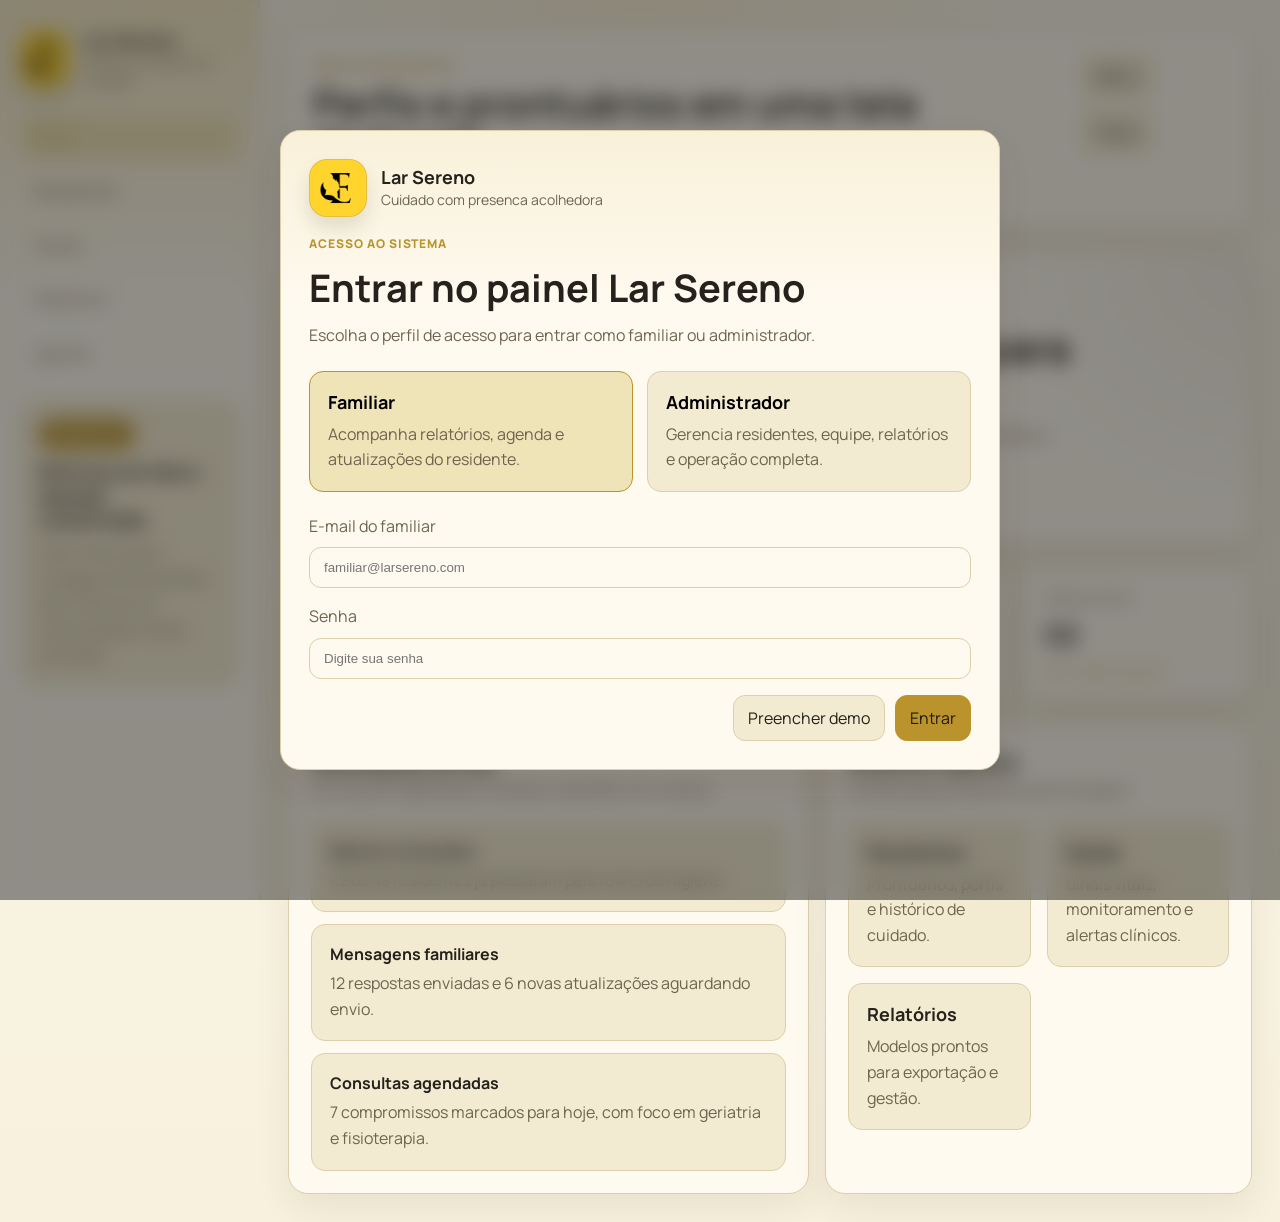
<file: Lar sereno/index.html>
<!DOCTYPE html>
<html lang="pt-BR">
<head>
  <meta charset="UTF-8" />
  <meta http-equiv="refresh" content="0; url=./frontend/index.html" />
  <meta name="viewport" content="width=device-width, initial-scale=1.0" />
  <title>Lar Sereno</title>
  <script>
    window.location.replace("./frontend/index.html");
  </script>
</head>
<body>
  <p>Abrindo o painel do Lar Sereno...</p>
  <p>Se o redirecionamento nao acontecer, <a href="./frontend/index.html">clique aqui</a>.</p>
</body>
</html>
</file>
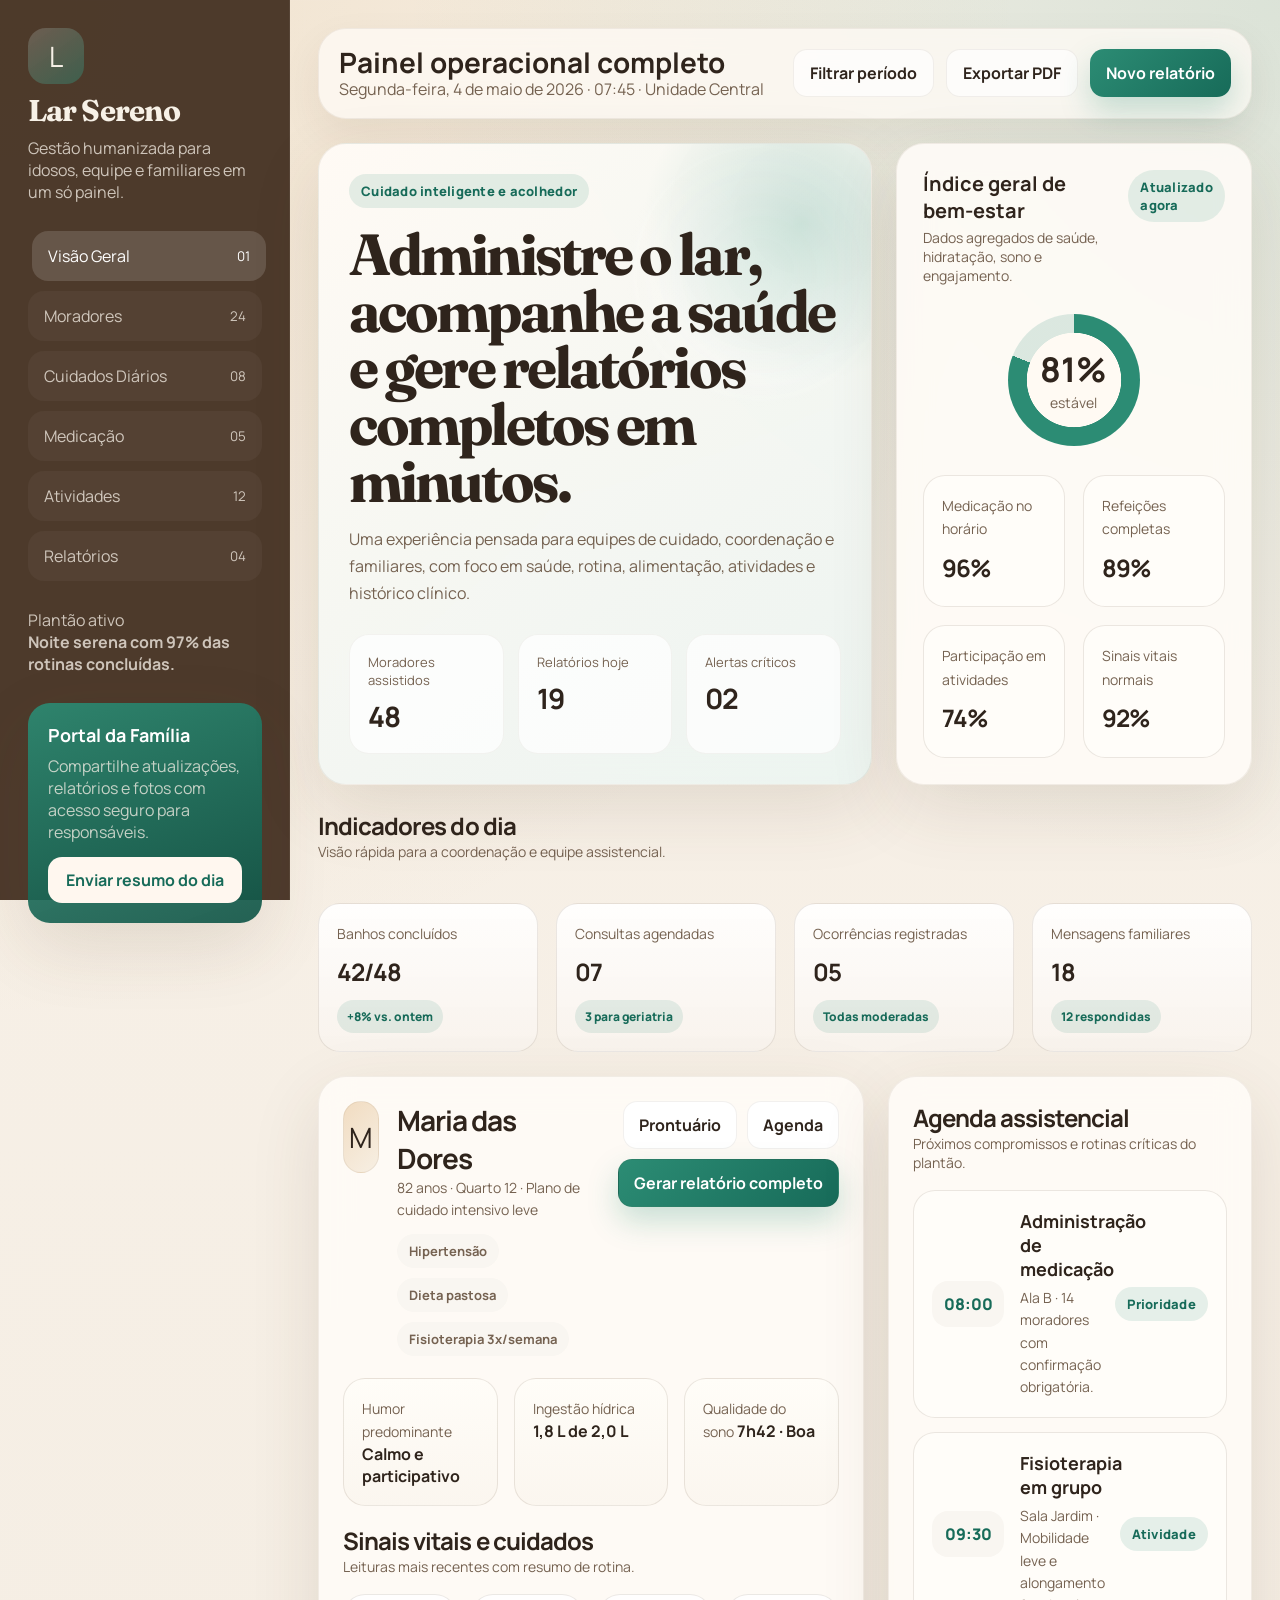
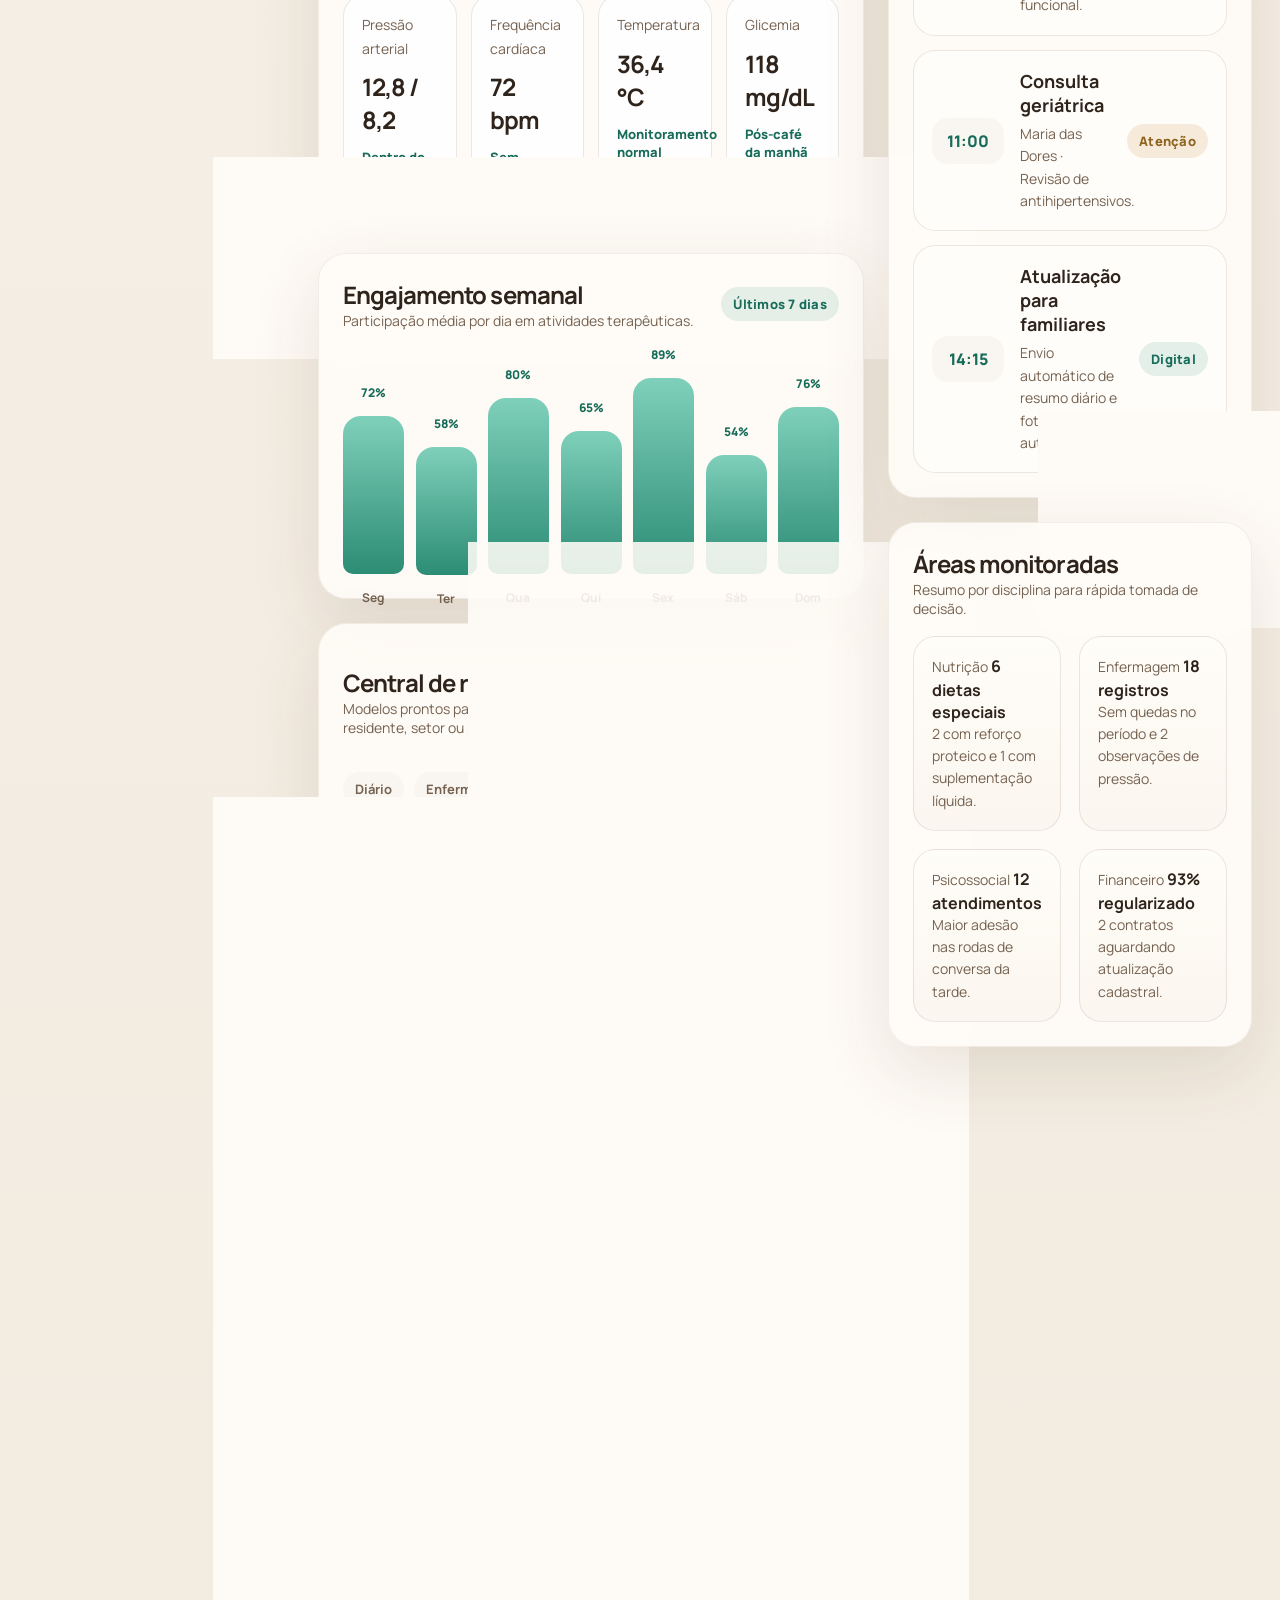
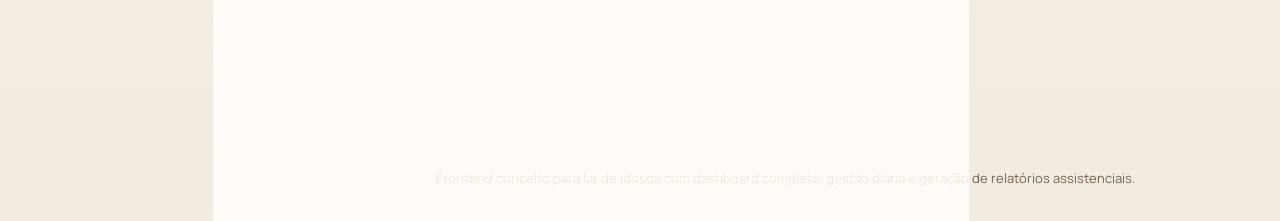
<file: Lar sereno/frontend/legacy/painel-completo.html>
<!DOCTYPE html>
<html lang="pt-BR">
<head>
  <meta charset="UTF-8" />
  <meta name="viewport" content="width=device-width, initial-scale=1.0" />
  <title>Lar Sereno | Painel Completo</title>
  <link rel="preconnect" href="https://fonts.googleapis.com" />
  <link rel="preconnect" href="https://fonts.gstatic.com" crossorigin />
  <link href="https://fonts.googleapis.com/css2?family=Manrope:wght@400;500;600;700;800&family=Fraunces:wght@600;700&display=swap" rel="stylesheet" />
  <style>
    :root {
      --bg: #f5efe6;
      --bg-soft: #f9f6f1;
      --panel: rgba(255, 252, 247, 0.88);
      --panel-strong: #fffdf9;
      --line: rgba(90, 66, 44, 0.12);
      --text: #2f241c;
      --muted: #756251;
      --accent: #2c8c74;
      --accent-strong: #176b59;
      --accent-soft: #dff4ec;
      --gold: #c7923d;
      --rose: #f5d9cf;
      --shadow: 0 24px 70px rgba(82, 56, 31, 0.12);
      --radius-xl: 28px;
      --radius-lg: 22px;
      --radius-md: 16px;
    }

    * {
      margin: 0;
      padding: 0;
      box-sizing: border-box;
    }

    body {
      font-family: "Manrope", sans-serif;
      color: var(--text);
      background:
        radial-gradient(circle at top left, rgba(199, 146, 61, 0.16), transparent 28%),
        radial-gradient(circle at top right, rgba(44, 140, 116, 0.14), transparent 24%),
        linear-gradient(180deg, #f8f1e8 0%, #f2ebe0 100%);
      min-height: 100vh;
    }

    body::before {
      content: "";
      position: fixed;
      inset: 0;
      pointer-events: none;
      background-image: linear-gradient(rgba(255, 255, 255, 0.18) 1px, transparent 1px),
        linear-gradient(90deg, rgba(255, 255, 255, 0.18) 1px, transparent 1px);
      background-size: 38px 38px;
      mask-image: linear-gradient(180deg, rgba(0, 0, 0, 0.4), transparent 90%);
      opacity: 0.35;
    }

    .app-shell {
      display: grid;
      grid-template-columns: 290px minmax(0, 1fr);
      min-height: 100vh;
    }

    .sidebar {
      position: sticky;
      top: 0;
      height: 100vh;
      padding: 28px;
      background: rgba(66, 47, 32, 0.94);
      color: #f7f1e7;
      display: flex;
      flex-direction: column;
      gap: 28px;
      box-shadow: inset -1px 0 0 rgba(255, 255, 255, 0.06);
    }

    .brand {
      display: flex;
      flex-direction: column;
      gap: 8px;
    }

    .brand-mark {
      width: 56px;
      height: 56px;
      border-radius: 18px;
      display: grid;
      place-items: center;
      background: linear-gradient(145deg, rgba(255, 255, 255, 0.18), rgba(44, 140, 116, 0.45));
      font-size: 28px;
    }

    .brand h1 {
      font-family: "Fraunces", serif;
      font-size: 30px;
      font-weight: 700;
      letter-spacing: -0.03em;
    }

    .brand p,
    .side-note,
    .menu a,
    .family-card p,
    .small {
      color: rgba(247, 241, 231, 0.76);
    }

    .menu {
      display: grid;
      gap: 10px;
    }

    .menu a {
      text-decoration: none;
      padding: 14px 16px;
      border-radius: 16px;
      display: flex;
      align-items: center;
      justify-content: space-between;
      transition: transform 0.2s ease, background 0.2s ease, color 0.2s ease;
      background: rgba(255, 255, 255, 0.04);
    }

    .menu a.active,
    .menu a:hover {
      background: rgba(255, 255, 255, 0.14);
      color: #fff;
      transform: translateX(4px);
    }

    .family-card {
      margin-top: auto;
      padding: 20px;
      border-radius: 22px;
      background: linear-gradient(160deg, rgba(44, 140, 116, 0.9), rgba(17, 85, 71, 0.92));
      box-shadow: var(--shadow);
    }

    .family-card strong {
      display: block;
      margin-bottom: 8px;
      font-size: 18px;
      color: #fff;
    }

    .family-card button,
    .toolbar button,
    .report-actions button,
    .resident-actions button {
      font: inherit;
      border: 0;
      cursor: pointer;
      transition: transform 0.2s ease, box-shadow 0.2s ease, background 0.2s ease;
    }

    .family-card button {
      margin-top: 14px;
      width: 100%;
      padding: 12px 16px;
      border-radius: 14px;
      background: #fff7ef;
      color: var(--accent-strong);
      font-weight: 700;
    }

    .family-card button:hover,
    .toolbar button:hover,
    .report-actions button:hover,
    .resident-actions button:hover {
      transform: translateY(-2px);
    }

    .content {
      padding: 28px;
      display: grid;
      gap: 24px;
    }

    .topbar {
      display: flex;
      align-items: center;
      justify-content: space-between;
      gap: 16px;
      padding: 18px 20px;
      background: rgba(255, 251, 246, 0.75);
      border: 1px solid rgba(90, 66, 44, 0.08);
      border-radius: var(--radius-xl);
      backdrop-filter: blur(16px);
      box-shadow: 0 16px 40px rgba(73, 44, 18, 0.07);
    }

    .topbar h2 {
      font-size: 28px;
      line-height: 1.1;
    }

    .topbar p {
      color: var(--muted);
    }

    .toolbar {
      display: flex;
      flex-wrap: wrap;
      gap: 12px;
      justify-content: flex-end;
    }

    .toolbar button {
      padding: 12px 16px;
      border-radius: 14px;
      font-weight: 700;
    }

    .toolbar .ghost {
      background: rgba(255, 255, 255, 0.66);
      color: var(--text);
      border: 1px solid rgba(90, 66, 44, 0.08);
    }

    .toolbar .solid,
    .report-actions .solid,
    .resident-actions .solid {
      background: linear-gradient(135deg, var(--accent), var(--accent-strong));
      color: #fff;
      box-shadow: 0 14px 30px rgba(44, 140, 116, 0.25);
    }

    .hero {
      display: grid;
      grid-template-columns: minmax(0, 1.4fr) minmax(320px, 0.9fr);
      gap: 24px;
    }

    .hero-card,
    .panel {
      background: var(--panel);
      border: 1px solid rgba(90, 66, 44, 0.08);
      border-radius: var(--radius-xl);
      box-shadow: var(--shadow);
      backdrop-filter: blur(16px);
    }

    .hero-card {
      position: relative;
      overflow: hidden;
      padding: 30px;
      min-height: 320px;
      display: grid;
      align-content: space-between;
      background:
        radial-gradient(circle at 80% 20%, rgba(255, 255, 255, 0.4), transparent 20%),
        linear-gradient(145deg, rgba(255, 251, 246, 0.94), rgba(235, 244, 240, 0.94));
    }

    .hero-card::after {
      content: "";
      position: absolute;
      width: 320px;
      height: 320px;
      right: -90px;
      top: -80px;
      border-radius: 50%;
      background: radial-gradient(circle, rgba(44, 140, 116, 0.22), transparent 70%);
    }

    .eyebrow,
    .badge {
      display: inline-flex;
      align-items: center;
      gap: 8px;
      padding: 8px 12px;
      border-radius: 999px;
      font-size: 13px;
      font-weight: 800;
      letter-spacing: 0.02em;
    }

    .eyebrow {
      background: rgba(44, 140, 116, 0.12);
      color: var(--accent-strong);
      width: fit-content;
    }

    .hero-copy {
      position: relative;
      z-index: 1;
      max-width: 640px;
    }

    .hero-copy h3 {
      margin-top: 18px;
      font-family: "Fraunces", serif;
      font-size: clamp(36px, 5vw, 58px);
      line-height: 0.98;
      letter-spacing: -0.05em;
    }

    .hero-copy p {
      margin-top: 16px;
      font-size: 16px;
      line-height: 1.7;
      color: var(--muted);
    }

    .hero-metrics {
      display: grid;
      grid-template-columns: repeat(3, minmax(0, 1fr));
      gap: 14px;
      margin-top: 26px;
      position: relative;
      z-index: 1;
    }

    .metric {
      padding: 18px;
      border-radius: 20px;
      background: rgba(255, 255, 255, 0.72);
      border: 1px solid rgba(90, 66, 44, 0.06);
    }

    .metric span {
      display: block;
      font-size: 13px;
      color: var(--muted);
      margin-bottom: 8px;
    }

    .metric strong {
      font-size: 28px;
      letter-spacing: -0.04em;
    }

    .overview {
      padding: 26px;
      display: grid;
      gap: 20px;
    }

    .panel-title {
      display: flex;
      align-items: flex-start;
      justify-content: space-between;
      gap: 14px;
    }

    .panel-title h4 {
      font-size: 20px;
    }

    .panel-title p {
      color: var(--muted);
      font-size: 14px;
      margin-top: 4px;
    }

    .status-ring {
      width: 132px;
      aspect-ratio: 1;
      border-radius: 50%;
      display: grid;
      place-items: center;
      margin: 0 auto;
      background:
        radial-gradient(circle closest-side, #fffaf3 71%, transparent 72% 100%),
        conic-gradient(var(--accent) 0 81%, rgba(44, 140, 116, 0.16) 81% 100%);
    }

    .status-ring div {
      text-align: center;
    }

    .status-ring strong {
      font-size: 34px;
    }

    .status-grid,
    .stats-grid,
    .reports-grid,
    .cards-grid,
    .schedule-grid {
      display: grid;
      gap: 18px;
    }

    .status-grid {
      grid-template-columns: repeat(2, minmax(0, 1fr));
    }

    .status-item,
    .stats-card,
    .report-card,
    .mini-card,
    .timeline-item,
    .table-wrap,
    .summary-box {
      border-radius: var(--radius-lg);
      background: var(--panel-strong);
      border: 1px solid var(--line);
    }

    .status-item,
    .stats-card,
    .report-card,
    .mini-card,
    .summary-box {
      padding: 18px;
    }

    .status-item strong,
    .stats-card strong,
    .mini-card strong {
      display: block;
      font-size: 24px;
      margin-top: 10px;
      letter-spacing: -0.04em;
    }

    .muted {
      color: var(--muted);
      font-size: 14px;
      line-height: 1.6;
    }

    .main-grid {
      display: grid;
      grid-template-columns: minmax(0, 1.2fr) minmax(0, 0.8fr);
      gap: 24px;
      align-items: start;
    }

    .stack {
      display: grid;
      gap: 24px;
    }

    .section-header {
      display: flex;
      align-items: center;
      justify-content: space-between;
      gap: 12px;
      margin-bottom: 18px;
    }

    .section-header h4 {
      font-size: 24px;
      letter-spacing: -0.04em;
    }

    .section-header p {
      color: var(--muted);
      font-size: 14px;
    }

    .cards-grid {
      grid-template-columns: repeat(4, minmax(0, 1fr));
    }

    .stats-card {
      background: linear-gradient(180deg, rgba(255, 255, 255, 0.92), rgba(248, 243, 236, 0.94));
    }

    .trend {
      display: inline-flex;
      margin-top: 12px;
      padding: 8px 10px;
      background: rgba(44, 140, 116, 0.12);
      color: var(--accent-strong);
      border-radius: 999px;
      font-size: 12px;
      font-weight: 800;
    }

    .resident-card {
      padding: 24px;
    }

    .resident-head {
      display: flex;
      justify-content: space-between;
      gap: 18px;
      margin-bottom: 22px;
    }

    .resident-profile {
      display: flex;
      gap: 18px;
    }

    .avatar {
      width: 72px;
      height: 72px;
      border-radius: 22px;
      display: grid;
      place-items: center;
      font-size: 28px;
      background: linear-gradient(135deg, #f1dcc1, #f7efe3);
      border: 1px solid rgba(90, 66, 44, 0.08);
    }

    .resident-profile h5 {
      font-size: 28px;
      letter-spacing: -0.04em;
    }

    .resident-meta {
      display: flex;
      flex-wrap: wrap;
      gap: 10px;
      margin-top: 12px;
    }

    .resident-meta span,
    .report-filter span {
      padding: 8px 12px;
      border-radius: 999px;
      background: var(--bg-soft);
      color: var(--muted);
      font-size: 13px;
      font-weight: 700;
    }

    .resident-actions,
    .report-actions {
      display: flex;
      flex-wrap: wrap;
      gap: 10px;
      align-content: flex-start;
      justify-content: flex-end;
    }

    .resident-actions button,
    .report-actions button {
      padding: 12px 15px;
      border-radius: 14px;
      background: #fff;
      color: var(--text);
      border: 1px solid rgba(90, 66, 44, 0.08);
      font-weight: 700;
    }

    .summary-row {
      display: grid;
      grid-template-columns: repeat(3, minmax(0, 1fr));
      gap: 16px;
      margin-bottom: 18px;
    }

    .summary-box {
      background: linear-gradient(180deg, #fffdf8, #fbf6ef);
    }

    .vitals {
      display: grid;
      grid-template-columns: repeat(4, minmax(0, 1fr));
      gap: 14px;
    }

    .mini-card {
      background: rgba(255, 255, 255, 0.94);
    }

    .mini-card em {
      display: inline-block;
      margin-top: 12px;
      font-style: normal;
      color: var(--accent-strong);
      font-size: 13px;
      font-weight: 800;
    }

    .timeline {
      display: grid;
      gap: 14px;
    }

    .timeline-item {
      padding: 18px;
      display: grid;
      grid-template-columns: 72px minmax(0, 1fr) auto;
      gap: 16px;
      align-items: center;
    }

    .time-pill {
      padding: 12px;
      border-radius: 16px;
      text-align: center;
      background: var(--bg-soft);
      font-weight: 800;
      color: var(--accent-strong);
    }

    .timeline-item strong,
    .report-card strong {
      display: block;
      margin-bottom: 6px;
      font-size: 18px;
    }

    .badge {
      background: rgba(44, 140, 116, 0.12);
      color: var(--accent-strong);
    }

    .badge.warn {
      background: rgba(199, 146, 61, 0.16);
      color: #8d631e;
    }

    .chart-card {
      padding: 24px;
    }

    .bars {
      margin-top: 24px;
      display: grid;
      grid-template-columns: repeat(7, minmax(0, 1fr));
      gap: 12px;
      align-items: end;
      min-height: 220px;
    }

    .bar {
      border-radius: 18px 18px 10px 10px;
      background: linear-gradient(180deg, #7fd0ba, #2c8c74);
      position: relative;
      min-height: 90px;
      animation: rise 1s ease both;
      transform-origin: bottom;
    }

    .bar:nth-child(2) { animation-delay: 0.08s; }
    .bar:nth-child(3) { animation-delay: 0.16s; }
    .bar:nth-child(4) { animation-delay: 0.24s; }
    .bar:nth-child(5) { animation-delay: 0.32s; }
    .bar:nth-child(6) { animation-delay: 0.4s; }
    .bar:nth-child(7) { animation-delay: 0.48s; }

    .bar span {
      position: absolute;
      bottom: -32px;
      left: 50%;
      transform: translateX(-50%);
      color: var(--muted);
      font-size: 12px;
      font-weight: 700;
    }

    .bar::before {
      content: attr(data-value);
      position: absolute;
      top: -32px;
      left: 50%;
      transform: translateX(-50%);
      font-size: 12px;
      font-weight: 800;
      color: var(--accent-strong);
    }

    .reports-panel,
    .schedule-panel {
      padding: 24px;
    }

    .report-filter {
      display: flex;
      flex-wrap: wrap;
      gap: 10px;
      margin: 18px 0 22px;
    }

    .reports-grid {
      grid-template-columns: repeat(3, minmax(0, 1fr));
    }

    .report-card {
      display: grid;
      gap: 12px;
      background: linear-gradient(180deg, rgba(255, 255, 255, 0.98), rgba(249, 245, 238, 0.98));
    }

    .report-card ul {
      list-style: none;
      display: grid;
      gap: 8px;
      color: var(--muted);
      font-size: 14px;
    }

    .table-wrap {
      margin-top: 22px;
      overflow: hidden;
    }

    table {
      width: 100%;
      border-collapse: collapse;
    }

    th,
    td {
      padding: 16px 18px;
      text-align: left;
      border-bottom: 1px solid var(--line);
      font-size: 14px;
    }

    th {
      background: #fcf8f2;
      color: var(--muted);
      font-size: 12px;
      text-transform: uppercase;
      letter-spacing: 0.08em;
    }

    tr:last-child td {
      border-bottom: 0;
    }

    .schedule-grid {
      grid-template-columns: repeat(2, minmax(0, 1fr));
    }

    .foot {
      padding: 18px 6px 6px;
      color: var(--muted);
      text-align: center;
      font-size: 13px;
    }

    @keyframes rise {
      from {
        transform: scaleY(0.3);
        opacity: 0.4;
      }
      to {
        transform: scaleY(1);
        opacity: 1;
      }
    }

    @media (max-width: 1220px) {
      .hero,
      .main-grid,
      .cards-grid,
      .reports-grid,
      .schedule-grid,
      .summary-row,
      .vitals {
        grid-template-columns: repeat(2, minmax(0, 1fr));
      }

      .cards-grid {
        grid-template-columns: repeat(2, minmax(0, 1fr));
      }
    }

    @media (max-width: 980px) {
      .app-shell {
        grid-template-columns: 1fr;
      }

      .sidebar {
        position: relative;
        height: auto;
      }

      .hero,
      .main-grid,
      .summary-row,
      .vitals,
      .reports-grid,
      .schedule-grid,
      .status-grid {
        grid-template-columns: 1fr;
      }

      .resident-head,
      .topbar {
        flex-direction: column;
        align-items: flex-start;
      }

      .resident-actions,
      .report-actions,
      .toolbar {
        justify-content: flex-start;
      }
    }

    @media (max-width: 680px) {
      .content,
      .sidebar {
        padding: 18px;
      }

      .hero-card,
      .overview,
      .resident-card,
      .chart-card,
      .reports-panel,
      .schedule-panel {
        padding: 20px;
      }

      .hero-metrics,
      .cards-grid {
        grid-template-columns: 1fr;
      }

      .timeline-item {
        grid-template-columns: 1fr;
      }

      .bars {
        min-height: 180px;
      }
    }
  </style>
</head>
<body>
  <div class="app-shell">
    <aside class="sidebar">
      <div class="brand">
        <div class="brand-mark">L</div>
        <h1>Lar Sereno</h1>
        <p>Gestão humanizada para idosos, equipe e familiares em um só painel.</p>
      </div>

      <nav class="menu">
        <a href="#" class="active"><span>Visão Geral</span><small>01</small></a>
        <a href="#"><span>Moradores</span><small>24</small></a>
        <a href="#"><span>Cuidados Diários</span><small>08</small></a>
        <a href="#"><span>Medicação</span><small>05</small></a>
        <a href="#"><span>Atividades</span><small>12</small></a>
        <a href="#"><span>Relatórios</span><small>04</small></a>
      </nav>

      <div class="side-note">
        <p>Plantão ativo</p>
        <strong>Noite serena com 97% das rotinas concluídas.</strong>
      </div>

      <div class="family-card">
        <strong>Portal da Família</strong>
        <p>Compartilhe atualizações, relatórios e fotos com acesso seguro para responsáveis.</p>
        <button>Enviar resumo do dia</button>
      </div>
    </aside>

    <main class="content">
      <header class="topbar">
        <div>
          <h2>Painel operacional completo</h2>
          <p>Segunda-feira, 4 de maio de 2026 · 07:45 · Unidade Central</p>
        </div>
        <div class="toolbar">
          <button class="ghost">Filtrar período</button>
          <button class="ghost">Exportar PDF</button>
          <button class="solid">Novo relatório</button>
        </div>
      </header>

      <section class="hero">
        <article class="hero-card">
          <div class="hero-copy">
            <div class="eyebrow">Cuidado inteligente e acolhedor</div>
            <h3>Administre o lar, acompanhe a saúde e gere relatórios completos em minutos.</h3>
            <p>Uma experiência pensada para equipes de cuidado, coordenação e familiares, com foco em saúde, rotina, alimentação, atividades e histórico clínico.</p>
          </div>

          <div class="hero-metrics">
            <div class="metric">
              <span>Moradores assistidos</span>
              <strong>48</strong>
            </div>
            <div class="metric">
              <span>Relatórios hoje</span>
              <strong>19</strong>
            </div>
            <div class="metric">
              <span>Alertas críticos</span>
              <strong>02</strong>
            </div>
          </div>
        </article>

        <aside class="panel overview">
          <div class="panel-title">
            <div>
              <h4>Índice geral de bem-estar</h4>
              <p>Dados agregados de saúde, hidratação, sono e engajamento.</p>
            </div>
            <span class="badge">Atualizado agora</span>
          </div>

          <div class="status-ring">
            <div>
              <strong>81%</strong>
              <p class="muted">estável</p>
            </div>
          </div>

          <div class="status-grid">
            <div class="status-item">
              <span class="muted">Medicação no horário</span>
              <strong>96%</strong>
            </div>
            <div class="status-item">
              <span class="muted">Refeições completas</span>
              <strong>89%</strong>
            </div>
            <div class="status-item">
              <span class="muted">Participação em atividades</span>
              <strong>74%</strong>
            </div>
            <div class="status-item">
              <span class="muted">Sinais vitais normais</span>
              <strong>92%</strong>
            </div>
          </div>
        </aside>
      </section>

      <section class="stack">
        <div class="section-header">
          <div>
            <h4>Indicadores do dia</h4>
            <p>Visão rápida para a coordenação e equipe assistencial.</p>
          </div>
        </div>

        <div class="cards-grid">
          <article class="stats-card">
            <span class="muted">Banhos concluídos</span>
            <strong>42/48</strong>
            <div class="trend">+8% vs. ontem</div>
          </article>
          <article class="stats-card">
            <span class="muted">Consultas agendadas</span>
            <strong>07</strong>
            <div class="trend">3 para geriatria</div>
          </article>
          <article class="stats-card">
            <span class="muted">Ocorrências registradas</span>
            <strong>05</strong>
            <div class="trend">Todas moderadas</div>
          </article>
          <article class="stats-card">
            <span class="muted">Mensagens familiares</span>
            <strong>18</strong>
            <div class="trend">12 respondidas</div>
          </article>
        </div>
      </section>

      <section class="main-grid">
        <div class="stack">
          <article class="panel resident-card">
            <div class="resident-head">
              <div class="resident-profile">
                <div class="avatar">M</div>
                <div>
                  <h5>Maria das Dores</h5>
                  <p class="muted">82 anos · Quarto 12 · Plano de cuidado intensivo leve</p>
                  <div class="resident-meta">
                    <span>Hipertensão</span>
                    <span>Dieta pastosa</span>
                    <span>Fisioterapia 3x/semana</span>
                  </div>
                </div>
              </div>

              <div class="resident-actions">
                <button>Prontuário</button>
                <button>Agenda</button>
                <button class="solid">Gerar relatório completo</button>
              </div>
            </div>

            <div class="summary-row">
              <div class="summary-box">
                <span class="muted">Humor predominante</span>
                <strong>Calmo e participativo</strong>
              </div>
              <div class="summary-box">
                <span class="muted">Ingestão hídrica</span>
                <strong>1,8 L de 2,0 L</strong>
              </div>
              <div class="summary-box">
                <span class="muted">Qualidade do sono</span>
                <strong>7h42 · Boa</strong>
              </div>
            </div>

            <div class="section-header">
              <div>
                <h4>Sinais vitais e cuidados</h4>
                <p>Leituras mais recentes com resumo de rotina.</p>
              </div>
            </div>

            <div class="vitals">
              <div class="mini-card">
                <span class="muted">Pressão arterial</span>
                <strong>12,8 / 8,2</strong>
                <em>Dentro do esperado</em>
              </div>
              <div class="mini-card">
                <span class="muted">Frequência cardíaca</span>
                <strong>72 bpm</strong>
                <em>Sem alterações</em>
              </div>
              <div class="mini-card">
                <span class="muted">Temperatura</span>
                <strong>36,4 °C</strong>
                <em>Monitoramento normal</em>
              </div>
              <div class="mini-card">
                <span class="muted">Glicemia</span>
                <strong>118 mg/dL</strong>
                <em>Pós-café da manhã</em>
              </div>
            </div>
          </article>

          <article class="panel chart-card">
            <div class="section-header">
              <div>
                <h4>Engajamento semanal</h4>
                <p>Participação média por dia em atividades terapêuticas.</p>
              </div>
              <span class="badge">Últimos 7 dias</span>
            </div>

            <div class="bars">
              <div class="bar" style="height: 72%;" data-value="72%"><span>Seg</span></div>
              <div class="bar" style="height: 58%;" data-value="58%"><span>Ter</span></div>
              <div class="bar" style="height: 80%;" data-value="80%"><span>Qua</span></div>
              <div class="bar" style="height: 65%;" data-value="65%"><span>Qui</span></div>
              <div class="bar" style="height: 89%;" data-value="89%"><span>Sex</span></div>
              <div class="bar" style="height: 54%;" data-value="54%"><span>Sáb</span></div>
              <div class="bar" style="height: 76%;" data-value="76%"><span>Dom</span></div>
            </div>
          </article>

          <article class="panel reports-panel">
            <div class="section-header">
              <div>
                <h4>Central de relatórios</h4>
                <p>Modelos prontos para exportação por residente, setor ou período.</p>
              </div>
              <div class="report-actions">
                <button>CSV</button>
                <button>Excel</button>
                <button class="solid">PDF institucional</button>
              </div>
            </div>

            <div class="report-filter">
              <span>Diário</span>
              <span>Enfermagem</span>
              <span>Nutrição</span>
              <span>Fisioterapia</span>
              <span>Ocorrências</span>
              <span>Financeiro</span>
            </div>

            <div class="reports-grid">
              <article class="report-card">
                <div class="badge">Mais usado</div>
                <strong>Relatório diário completo</strong>
                <p class="muted">Consolida medicação, refeições, higiene, humor, sinais vitais e atividades.</p>
                <ul>
                  <li>Período: manhã, tarde e noite</li>
                  <li>Assinatura do cuidador</li>
                  <li>Pronto para familiares</li>
                </ul>
              </article>

              <article class="report-card">
                <div class="badge warn">Auditoria</div>
                <strong>Relatório clínico semanal</strong>
                <p class="muted">Traz evolução do quadro, observações médicas e comparativo de indicadores.</p>
                <ul>
                  <li>Evolução de sinais vitais</li>
                  <li>Intercorrências do período</li>
                  <li>Plano de ação sugerido</li>
                </ul>
              </article>

              <article class="report-card">
                <div class="badge">Gestão</div>
                <strong>Relatório gerencial</strong>
                <p class="muted">Resumo por unidade com ocupação, custos assistenciais e nível de risco.</p>
                <ul>
                  <li>Taxa de ocupação</li>
                  <li>Incidentes por setor</li>
                  <li>Eficiência operacional</li>
                </ul>
              </article>
            </div>

            <div class="table-wrap">
              <table>
                <thead>
                  <tr>
                    <th>Relatório</th>
                    <th>Responsável</th>
                    <th>Última geração</th>
                    <th>Status</th>
                  </tr>
                </thead>
                <tbody>
                  <tr>
                    <td>Maria das Dores · Diário completo</td>
                    <td>Enf. Carla Menezes</td>
                    <td>04/05/2026 · 07:12</td>
                    <td><span class="badge">Concluído</span></td>
                  </tr>
                  <tr>
                    <td>Unidade A · Clínico semanal</td>
                    <td>Dr. Renato Alves</td>
                    <td>03/05/2026 · 18:45</td>
                    <td><span class="badge warn">Em revisão</span></td>
                  </tr>
                  <tr>
                    <td>Gestão geral · Indicadores</td>
                    <td>Coord. Ana Silva</td>
                    <td>04/05/2026 · 06:50</td>
                    <td><span class="badge">Exportado</span></td>
                  </tr>
                </tbody>
              </table>
            </div>
          </article>
        </div>

        <div class="stack">
          <article class="panel schedule-panel">
            <div class="section-header">
              <div>
                <h4>Agenda assistencial</h4>
                <p>Próximos compromissos e rotinas críticas do plantão.</p>
              </div>
            </div>

            <div class="timeline">
              <div class="timeline-item">
                <div class="time-pill">08:00</div>
                <div>
                  <strong>Administração de medicação</strong>
                  <p class="muted">Ala B · 14 moradores com confirmação obrigatória.</p>
                </div>
                <span class="badge">Prioridade</span>
              </div>

              <div class="timeline-item">
                <div class="time-pill">09:30</div>
                <div>
                  <strong>Fisioterapia em grupo</strong>
                  <p class="muted">Sala Jardim · Mobilidade leve e alongamento funcional.</p>
                </div>
                <span class="badge">Atividade</span>
              </div>

              <div class="timeline-item">
                <div class="time-pill">11:00</div>
                <div>
                  <strong>Consulta geriátrica</strong>
                  <p class="muted">Maria das Dores · Revisão de antihipertensivos.</p>
                </div>
                <span class="badge warn">Atenção</span>
              </div>

              <div class="timeline-item">
                <div class="time-pill">14:15</div>
                <div>
                  <strong>Atualização para familiares</strong>
                  <p class="muted">Envio automático de resumo diário e fotos autorizadas.</p>
                </div>
                <span class="badge">Digital</span>
              </div>
            </div>
          </article>

          <article class="panel schedule-panel">
            <div class="section-header">
              <div>
                <h4>Áreas monitoradas</h4>
                <p>Resumo por disciplina para rápida tomada de decisão.</p>
              </div>
            </div>

            <div class="schedule-grid">
              <div class="summary-box">
                <span class="muted">Nutrição</span>
                <strong>6 dietas especiais</strong>
                <p class="muted">2 com reforço proteico e 1 com suplementação líquida.</p>
              </div>
              <div class="summary-box">
                <span class="muted">Enfermagem</span>
                <strong>18 registros</strong>
                <p class="muted">Sem quedas no período e 2 observações de pressão.</p>
              </div>
              <div class="summary-box">
                <span class="muted">Psicossocial</span>
                <strong>12 atendimentos</strong>
                <p class="muted">Maior adesão nas rodas de conversa da tarde.</p>
              </div>
              <div class="summary-box">
                <span class="muted">Financeiro</span>
                <strong>93% regularizado</strong>
                <p class="muted">2 contratos aguardando atualização cadastral.</p>
              </div>
            </div>
          </article>
        </div>
      </section>

      <p class="foot">Frontend conceito para lar de idosos com dashboard completo, gestão diária e geração de relatórios assistenciais.</p>
    </main>
  </div>
</body>
</html>
</file>
